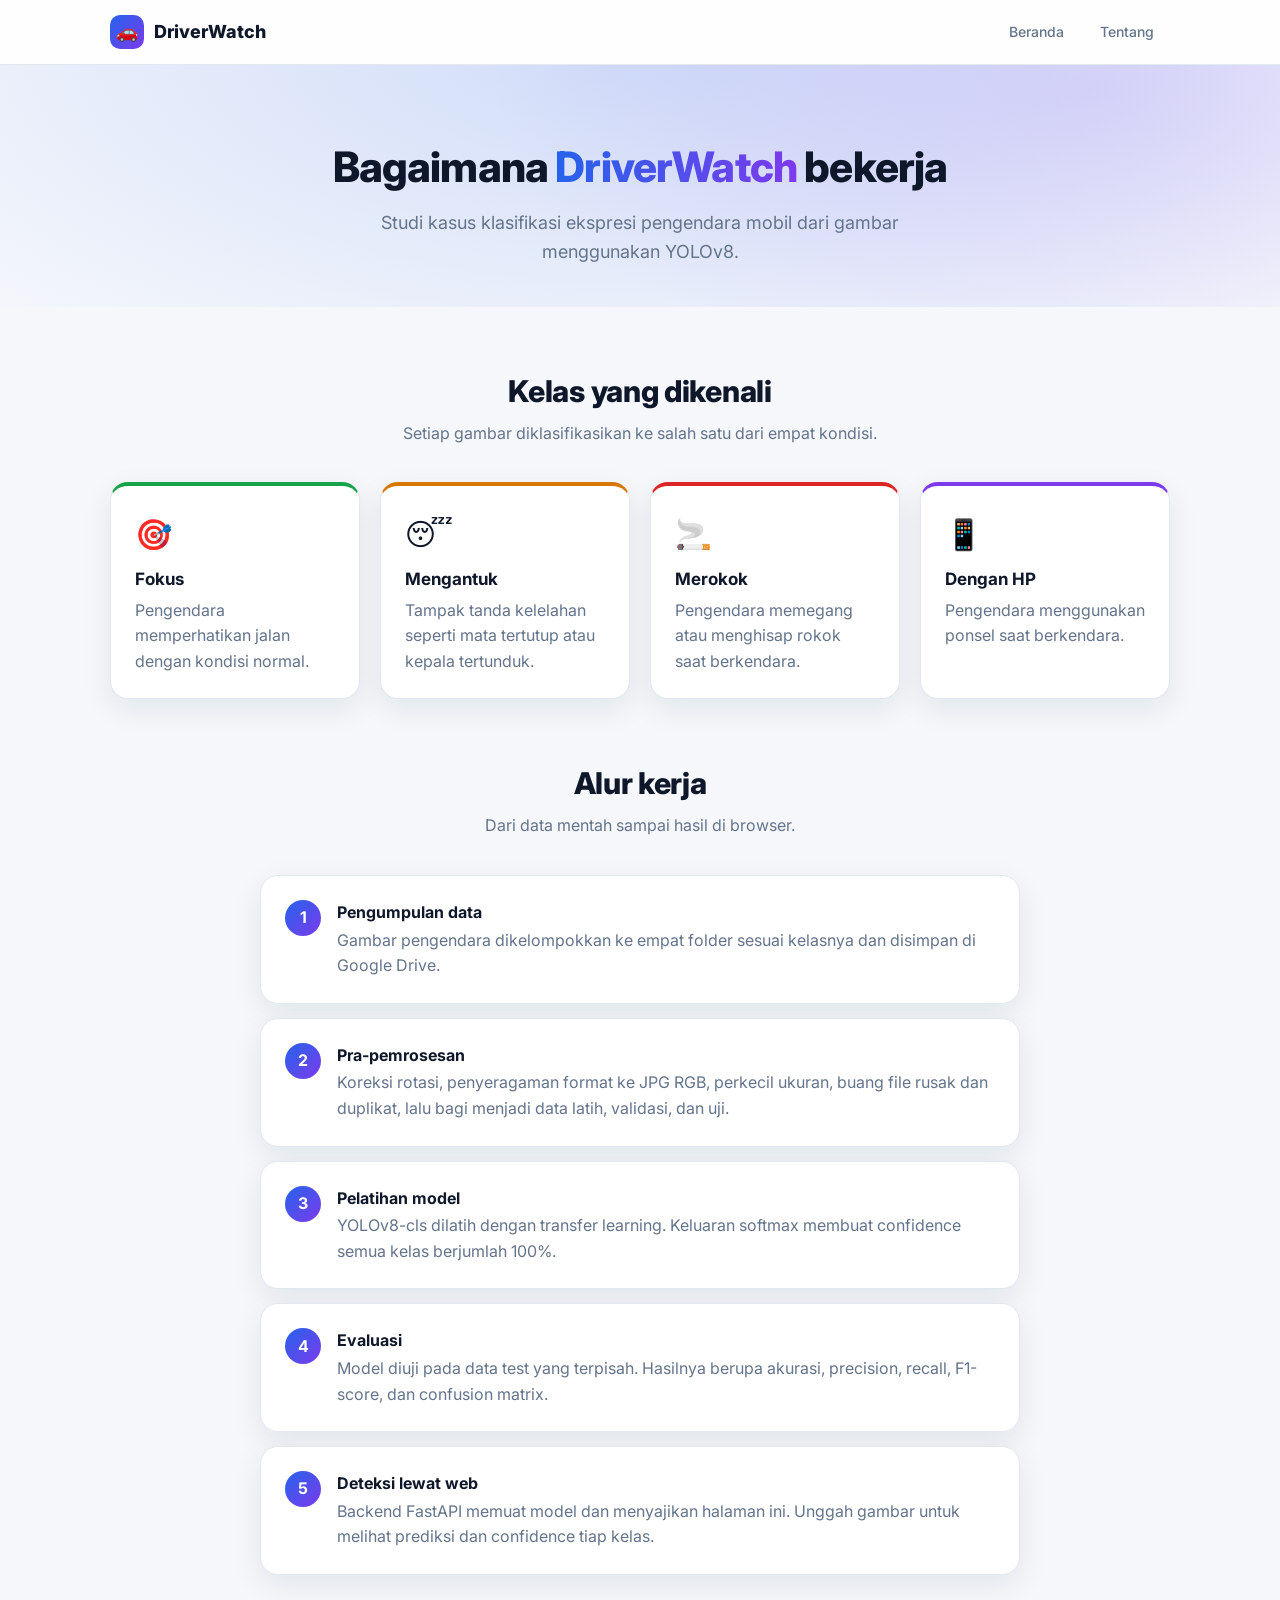
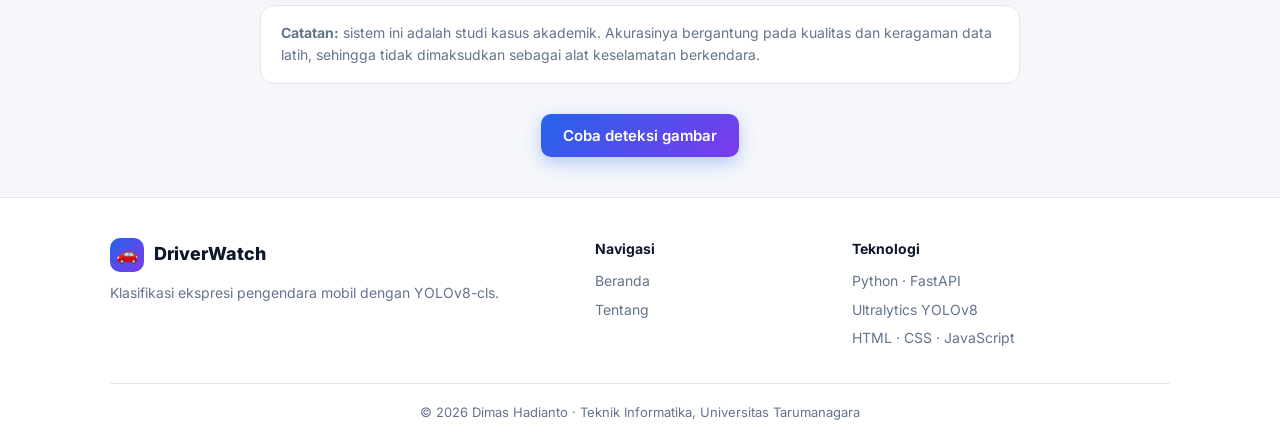
<file: static/tentang.html>
<!doctype html>
<html lang="id">
  <head>
    <meta charset="UTF-8" />
    <meta name="viewport" content="width=device-width, initial-scale=1" />
    <title>Tentang Sistem — DriverWatch</title>
    <link rel="preconnect" href="https://fonts.googleapis.com" />
    <link
      href="https://fonts.googleapis.com/css2?family=Inter:wght@400;500;600;700;800&display=swap"
      rel="stylesheet"
    />
    <link rel="stylesheet" href="/static/css/style.css" />
  </head>
  <body>
    <div id="navbar"></div>

    <header class="hero small">
      <div class="wrap">
        <h1>Bagaimana <span class="grad">DriverWatch</span> bekerja</h1>
        <p class="lead">
          Studi kasus klasifikasi ekspresi pengendara mobil dari gambar
          menggunakan YOLOv8.
        </p>
      </div>
    </header>

    <section>
      <div class="wrap">
        <div class="title">
          <h2>Kelas yang dikenali</h2>
          <p>
            Setiap gambar diklasifikasikan ke salah satu dari empat kondisi.
          </p>
        </div>
        <div class="grid-auto">
          <div class="card kelas" style="--c: #16a34a">
            <div class="ico">🎯</div>
            <h3>Fokus</h3>
            <p class="muted">
              Pengendara memperhatikan jalan dengan kondisi normal.
            </p>
          </div>
          <div class="card kelas" style="--c: #d97706">
            <div class="ico">😴</div>
            <h3>Mengantuk</h3>
            <p class="muted">
              Tampak tanda kelelahan seperti mata tertutup atau kepala
              tertunduk.
            </p>
          </div>
          <div class="card kelas" style="--c: #dc2626">
            <div class="ico">🚬</div>
            <h3>Merokok</h3>
            <p class="muted">
              Pengendara memegang atau menghisap rokok saat berkendara.
            </p>
          </div>
          <div class="card kelas" style="--c: #7c3aed">
            <div class="ico">📱</div>
            <h3>Dengan HP</h3>
            <p class="muted">Pengendara menggunakan ponsel saat berkendara.</p>
          </div>
        </div>
      </div>
    </section>

    <section>
      <div class="wrap">
        <div class="title">
          <h2>Alur kerja</h2>
          <p>Dari data mentah sampai hasil di browser.</p>
        </div>
        <div class="steps">
          <div class="card step">
            <div class="num">1</div>
            <div>
              <h3>Pengumpulan data</h3>
              <p class="muted">
                Gambar pengendara dikelompokkan ke empat folder sesuai kelasnya
                dan disimpan di Google Drive.
              </p>
            </div>
          </div>
          <div class="card step">
            <div class="num">2</div>
            <div>
              <h3>Pra-pemrosesan</h3>
              <p class="muted">
                Koreksi rotasi, penyeragaman format ke JPG RGB, perkecil ukuran,
                buang file rusak dan duplikat, lalu bagi menjadi data latih,
                validasi, dan uji.
              </p>
            </div>
          </div>
          <div class="card step">
            <div class="num">3</div>
            <div>
              <h3>Pelatihan model</h3>
              <p class="muted">
                YOLOv8-cls dilatih dengan transfer learning. Keluaran softmax
                membuat confidence semua kelas berjumlah 100%.
              </p>
            </div>
          </div>
          <div class="card step">
            <div class="num">4</div>
            <div>
              <h3>Evaluasi</h3>
              <p class="muted">
                Model diuji pada data test yang terpisah. Hasilnya berupa
                akurasi, precision, recall, F1-score, dan confusion matrix.
              </p>
            </div>
          </div>
          <div class="card step">
            <div class="num">5</div>
            <div>
              <h3>Deteksi lewat web</h3>
              <p class="muted">
                Backend FastAPI memuat model dan menyajikan halaman ini. Unggah
                gambar untuk melihat prediksi dan confidence tiap kelas.
              </p>
            </div>
          </div>
        </div>
      </div>
    </section>

    <div class="wrap" style="margin-top: 30px">
      <p class="note">
        <b>Catatan:</b> sistem ini adalah studi kasus akademik. Akurasinya
        bergantung pada kualitas dan keragaman data latih, sehingga tidak
        dimaksudkan sebagai alat keselamatan berkendara.
      </p>
      <div class="cta"><a class="btn" href="/">Coba deteksi gambar</a></div>
    </div>

    <div id="footer"></div>

    <script src="/static/js/layout.js"></script>
  </body>
</html>
</file>
<file: static/css/style.css>
:root {
    --bg: #f5f7fb;
    --surface: #fff;
    --text: #0f172a;
    --muted: #64748b;
    --line: #e2e8f0;
    --brand: #2563eb;
    --brand2: #7c3aed;
    --shadow: 0 10px 30px rgba(15, 23, 42, .08)
}

@media (prefers-color-scheme:dark) {
    :root {
        --bg: #0b1020;
        --surface: #131a2e;
        --text: #e8ecf6;
        --muted: #94a3b8;
        --line: #243049;
        --shadow: 0 10px 30px rgba(0, 0, 0, .45)
    }
}

* {
    box-sizing: border-box;
    margin: 0
}

[hidden] {
    display: none !important
}

html {
    scroll-behavior: smooth;
    scroll-padding-top: 80px
}

body {
    font-family: Inter, system-ui, -apple-system, "Segoe UI", sans-serif;
    background: var(--bg);
    color: var(--text);
    line-height: 1.6
}

body:has(dialog[open]) {
    overflow: hidden
}

a {
    color: inherit;
    text-decoration: none
}

.wrap {
    max-width: 1100px;
    margin: 0 auto;
    padding: 0 20px
}

.muted {
    color: var(--muted)
}

/* Navbar */
#navbar {
    position: sticky;
    top: 0;
    z-index: 50
}

nav {
    background: color-mix(in srgb, var(--surface) 85%, transparent);
    backdrop-filter: blur(12px);
    border-bottom: 1px solid var(--line)
}

nav .wrap {
    display: flex;
    align-items: center;
    justify-content: space-between;
    height: 64px
}

.logo {
    display: flex;
    align-items: center;
    gap: 10px;
    font-weight: 800;
    font-size: 18px
}

.mark {
    width: 34px;
    height: 34px;
    display: grid;
    place-items: center;
    border-radius: 10px;
    background: linear-gradient(135deg, var(--brand), var(--brand2));
    font-size: 18px
}

nav ul {
    display: flex;
    gap: 4px;
    list-style: none;
    padding: 0
}

nav ul a {
    display: block;
    padding: 8px 16px;
    border-radius: 8px;
    color: var(--muted);
    font-weight: 500;
    font-size: 14px;
    transition: .2s
}

nav ul a:hover,
nav ul a.on {
    background: var(--line);
    color: var(--text)
}

/* Hero & judul halaman */
.hero {
    padding: 80px 0 0;
    text-align: center;
    background: radial-gradient(900px 400px at 50% -10%, rgba(37, 99, 235, .18), transparent), radial-gradient(600px 300px at 85% 10%, rgba(124, 58, 237, .15), transparent)
}

.hero.small {
    padding: 60px 0 40px
}

.badge {
    display: inline-block;
    padding: 6px 14px;
    border-radius: 99px;
    background: var(--surface);
    border: 1px solid var(--line);
    font-size: 13px;
    font-weight: 600;
    color: var(--brand)
}

h1 {
    font-size: clamp(32px, 5vw, 56px);
    line-height: 1.15;
    font-weight: 800;
    margin: 18px auto;
    max-width: 800px;
    letter-spacing: -.02em
}

.hero.small h1 {
    font-size: clamp(28px, 4vw, 42px)
}

.grad {
    background: linear-gradient(90deg, var(--brand), var(--brand2));
    -webkit-background-clip: text;
    background-clip: text;
    color: transparent
}

.lead {
    max-width: 640px;
    margin: 0 auto;
    color: var(--muted);
    font-size: 18px
}

.cta {
    display: flex;
    gap: 12px;
    justify-content: center;
    margin: 30px 0;
    flex-wrap: wrap
}

.chips {
    display: flex;
    gap: 14px;
    justify-content: center;
    flex-wrap: wrap
}

.chips div {
    background: var(--surface);
    border: 1px solid var(--line);
    border-radius: 14px;
    padding: 12px 24px;
    min-width: 120px
}

.chips b {
    display: block;
    font-size: 22px
}

.chips span {
    font-size: 13px;
    color: var(--muted)
}

/* Tombol */
.btn {
    display: inline-flex;
    align-items: center;
    justify-content: center;
    gap: 8px;
    padding: 12px 22px;
    border-radius: 10px;
    border: 0;
    font: 600 15px Inter, sans-serif;
    color: #fff;
    background: linear-gradient(135deg, var(--brand), var(--brand2));
    cursor: pointer;
    box-shadow: 0 6px 18px rgba(37, 99, 235, .3);
    transition: .2s
}

.btn:hover {
    transform: translateY(-2px)
}

.btn:disabled {
    opacity: .5;
    cursor: not-allowed;
    transform: none
}

.btn.ghost {
    background: var(--surface);
    color: var(--text);
    border: 1px solid var(--line);
    box-shadow: none
}

.btn.sm {
    padding: 8px 14px;
    font-size: 13px;
    border-radius: 8px
}

/* Section & kartu */
section {
    padding: 60px 0 0
}

.title {
    text-align: center;
    margin-bottom: 36px
}

.title h2 {
    font-size: 30px;
    font-weight: 800;
    letter-spacing: -.01em
}

.title p {
    color: var(--muted);
    margin-top: 6px
}

.grid2 {
    display: grid;
    grid-template-columns: 1fr 1fr;
    gap: 24px
}

.grid-auto {
    display: grid;
    grid-template-columns: repeat(auto-fit, minmax(230px, 1fr));
    gap: 20px
}

@media(max-width:820px) {
    .grid2 {
        grid-template-columns: 1fr
    }
}

.card {
    background: var(--surface);
    border: 1px solid var(--line);
    border-radius: 18px;
    padding: 24px;
    box-shadow: var(--shadow)
}

.card h3 {
    font-size: 17px;
    margin-bottom: 14px
}

/* Deteksi */
.drop {
    border: 2px dashed var(--line);
    border-radius: 14px;
    padding: 30px 16px;
    text-align: center;
    cursor: pointer;
    transition: .2s
}

.drop:hover,
.drop.over {
    border-color: var(--brand);
    background: rgba(37, 99, 235, .06)
}

.drop .ico {
    font-size: 36px
}

.drop img {
    max-width: 100%;
    max-height: 280px;
    border-radius: 10px;
    display: none;
    margin: 0 auto
}

.drop small {
    color: var(--muted)
}

.actions {
    display: flex;
    gap: 10px;
    margin-top: 16px;
    flex-wrap: wrap
}

.empty {
    color: var(--muted);
    text-align: center;
    padding: 50px 10px
}

.top {
    display: flex;
    align-items: center;
    gap: 18px;
    margin-bottom: 18px
}

.ring {
    position: relative;
    width: 96px;
    height: 96px;
    border-radius: 50%;
    display: grid;
    place-items: center;
    flex: none
}

.ring::before {
    content: "";
    position: absolute;
    inset: 9px;
    border-radius: 50%;
    background: var(--surface)
}

.ring b {
    position: relative;
    font-size: 18px
}

.pill {
    display: inline-block;
    color: #fff;
    font-size: 12px;
    font-weight: 700;
    padding: 2px 10px;
    border-radius: 99px
}

.top h3 {
    margin: 4px 0 2px;
    font-size: 22px
}

.row {
    margin-bottom: 12px
}

.row .lbl {
    display: flex;
    justify-content: space-between;
    font-size: 14px;
    font-weight: 500;
    margin-bottom: 4px
}

.bar {
    height: 10px;
    background: var(--line);
    border-radius: 99px;
    overflow: hidden
}

.bar span {
    display: block;
    height: 100%;
    border-radius: 99px;
    transition: width .6s
}

pre {
    background: var(--bg);
    border: 1px solid var(--line);
    border-radius: 10px;
    padding: 12px;
    font: 13px ui-monospace, Consolas, monospace;
    white-space: pre-wrap;
    margin-top: 6px
}

/* Evaluasi */
.stats {
    display: grid;
    grid-template-columns: repeat(3, 1fr);
    gap: 16px;
    margin-bottom: 24px
}

@media(max-width:600px) {
    .stats {
        grid-template-columns: 1fr
    }
}

.stat {
    text-align: center
}

.stat b {
    font-size: 30px;
    display: block
}

.stat span {
    color: var(--muted);
    font-size: 14px
}

.scroll {
    overflow-x: auto
}

table {
    border-collapse: collapse;
    width: 100%;
    font-size: 14px
}

th,
td {
    padding: 10px 12px;
    text-align: center;
    border: 1px solid var(--line)
}

th {
    background: var(--bg);
    font-weight: 600
}

table.cm td {
    font-weight: 700;
    font-size: 16px
}

table.rep td:first-child,
table.rep th:first-child {
    text-align: left
}

/* Modal */
dialog {
    border: 0;
    border-radius: 18px;
    padding: 0;
    background: var(--surface);
    color: var(--text);
    box-shadow: 0 30px 80px rgba(0, 0, 0, .35);
    width: min(760px, 94vw);
    max-height: 92vh;
    margin: auto
}

dialog::backdrop {
    background: rgba(15, 23, 42, .6);
    backdrop-filter: blur(3px)
}

.modal-body {
    padding: 22px;
    overflow: auto;
    max-height: 92vh
}

.modal-head {
    display: flex;
    justify-content: space-between;
    align-items: center;
    margin-bottom: 14px
}

.modal-head h3 {
    margin: 0
}

.x {
    background: none;
    border: 1px solid var(--line);
    color: var(--text);
    width: 34px;
    height: 34px;
    border-radius: 50%;
    cursor: pointer;
    font-size: 16px
}

.x:hover {
    background: var(--line)
}

dialog img {
    width: 100%;
    border-radius: 10px;
    background: #fff;
    display: block
}

/* Halaman Tentang */
.kelas {
    border-top: 4px solid var(--c)
}

.kelas .ico {
    font-size: 30px
}

.kelas h3 {
    margin: 8px 0 4px
}

.steps {
    display: grid;
    gap: 14px;
    max-width: 760px;
    margin: 0 auto
}

.step {
    display: flex;
    gap: 16px;
    align-items: flex-start
}

.num {
    width: 36px;
    height: 36px;
    border-radius: 50%;
    background: linear-gradient(135deg, var(--brand), var(--brand2));
    color: #fff;
    display: grid;
    place-items: center;
    font-weight: 700;
    flex: none
}

.step h3 {
    margin: 0 0 2px;
    font-size: 16px
}

.note {
    max-width: 760px;
    margin: 0 auto;
    padding: 16px 20px;
    border-radius: 14px;
    border: 1px solid var(--line);
    background: var(--surface);
    color: var(--muted);
    font-size: 14px
}

/* Footer */
footer {
    background: var(--surface);
    border-top: 1px solid var(--line);
    margin-top: 40px;
    padding: 40px 0 24px
}

.fcols {
    display: grid;
    grid-template-columns: 2fr 1fr 1.4fr;
    gap: 30px
}

@media(max-width:720px) {
    .fcols {
        grid-template-columns: 1fr
    }
}

footer h4 {
    margin-bottom: 10px;
    font-size: 14px
}

footer li {
    list-style: none;
    margin-bottom: 6px;
    font-size: 14px;
    color: var(--muted)
}

footer ul {
    padding: 0
}

footer li a:hover {
    color: var(--brand)
}

.copy {
    border-top: 1px solid var(--line);
    margin-top: 28px;
    padding-top: 18px;
    text-align: center;
    font-size: 13px;
    color: var(--muted)
}



/* =====================================
   LAYOUT DETEKSI DRIVERWATCH
===================================== */

.detection-images {
    display: grid;
    grid-template-columns: 1fr 1fr;
    gap: 20px;
    align-items: stretch;
}

.image-card {
    min-width: 0;
    overflow: hidden;
    background: var(--surface);
}

.image-card .drop {
    min-height: 280px;
    display: flex;
    align-items: center;
    justify-content: center;
    padding: 16px;
}

/* Foto yang diunggah */
.image-card .drop img {
    display: none;
    width: auto;
    max-width: 100%;
    max-height: 360px;
    height: auto;
    object-fit: contain;
    margin: 0 auto;
    border-radius: 10px;
}

/* Area foto hasil prediksi */
.result-image-area {
    width: 100%;
    min-height: 280px;
    display: flex;
    flex-direction: column;
    justify-content: center;
    align-items: center;
    overflow: hidden;
    padding: 16px;
    gap: 10px;
}

.result-image-area .jumlah-wajah {
    width: 100%;
    text-align: center;
    color: var(--muted);
    font-size: 13px;
    margin-top: 5px;
}

/* Ukuran foto hasil prediksi disamakan dengan foto unggahan */
.result-image-area img {
    display: block;
    width: auto;
    height: auto;
    max-width: 100%;
    max-height: 360px;
    object-fit: contain;
    border-radius: 10px;
    border: 1px solid var(--line);
}

.result-image-area .empty {
    width: 100%;
}

/* =====================================
   HASIL KLASIFIKASI
===================================== */

.prediction-card {
    width: 100%;
    max-width: 850px;
    margin: 24px auto 0;
}

.prediction-card > h3 {
    text-align: center;
    margin-bottom: 20px;
}

.prediction-card .top {
    justify-content: center;
}

.prediction-card .row {
    width: 100%;
}

.prediction-card pre {
    max-width: 100%;
    overflow-x: auto;
}

/* =====================================
   RESPONSIVE
===================================== */

@media (max-width: 820px) {
    .detection-images {
        grid-template-columns: 1fr;
        gap: 16px;
    }

    .image-card .drop {
        min-height: 220px;
    }

    .image-card .drop img {
        max-height: 320px;
    }

    .result-image-area {
        min-height: 220px;
    }

    .result-image-area img {
        max-height: 320px;
    }

    .prediction-card {
        margin-top: 20px;
    }
}

@media (max-width: 480px) {
    .image-card .drop img,
    .result-image-area img {
        max-height: 280px;
    }

    .prediction-card {
        padding: 16px;
    }
}
</file>
